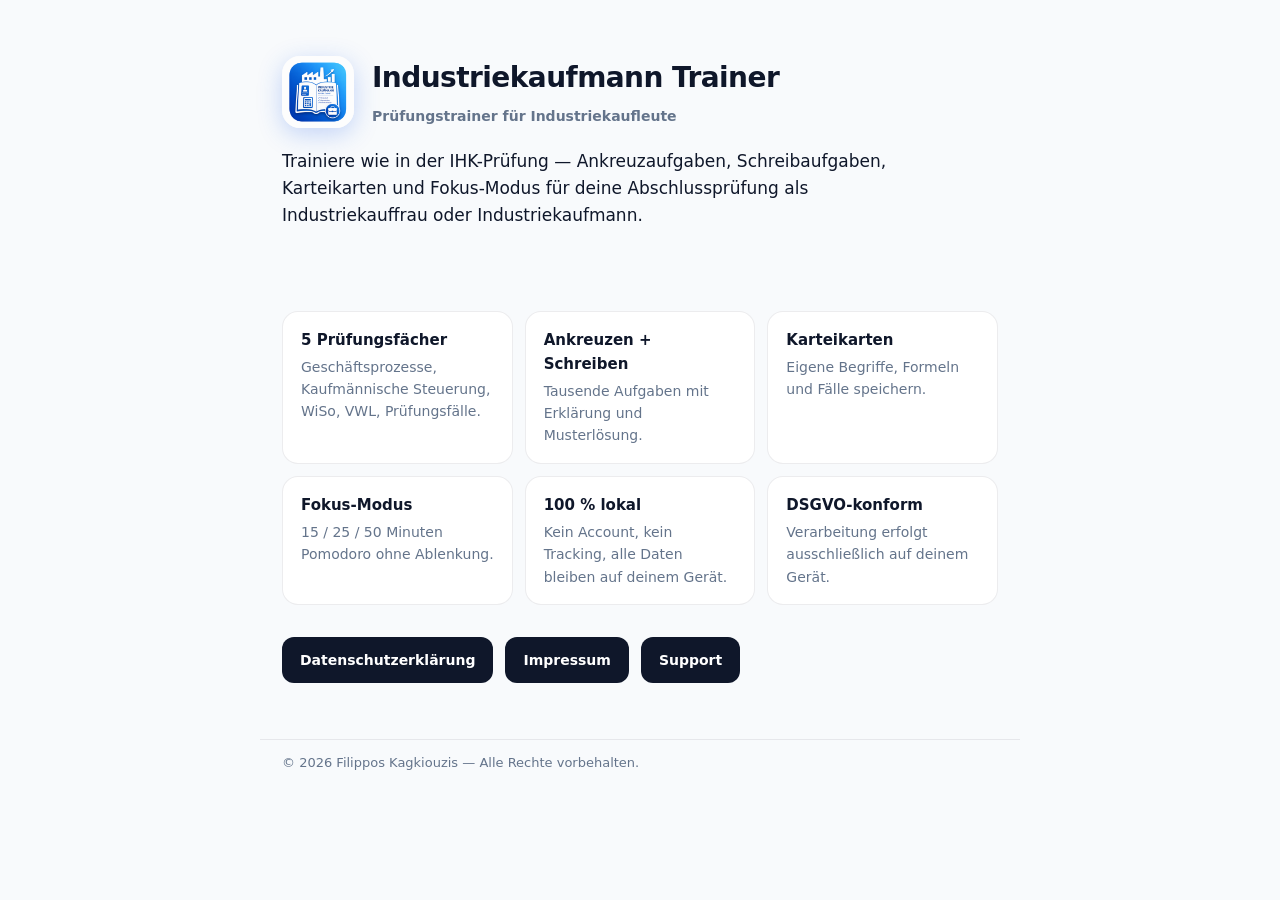
<file: index.html>
<!doctype html>
<html lang="de">
<head>
  <meta charset="utf-8">
  <meta name="viewport" content="width=device-width, initial-scale=1">
  <title>Industriekaufmann Trainer</title>
  <meta name="description" content="Industriekaufmann Trainer – Prüfungstrainer für Industriekaufleute. Lernen für die IHK-Abschlussprüfung mit Ankreuzaufgaben, Schreibaufgaben, Karteikarten und Fokus-Modus.">
  <link rel="stylesheet" href="style.css">
</head>
<body>
  <header class="hero">
    <div class="container">
      <div class="brand">
        <img src="icon.png" alt="" width="72" height="72">
        <div>
          <h1>Industriekaufmann Trainer</h1>
          <p class="kicker">Prüfungstrainer für Industriekaufleute</p>
        </div>
      </div>
      <p class="lead">Trainiere wie in der IHK-Prüfung — Ankreuzaufgaben, Schreibaufgaben, Karteikarten und Fokus-Modus für deine Abschlussprüfung als Industriekauffrau oder Industriekaufmann.</p>
    </div>
  </header>

  <main class="container">
    <section class="features">
      <div class="card"><strong>5 Prüfungsfächer</strong><span>Geschäftsprozesse, Kaufmännische Steuerung, WiSo, VWL, Prüfungsfälle.</span></div>
      <div class="card"><strong>Ankreuzen + Schreiben</strong><span>Tausende Aufgaben mit Erklärung und Musterlösung.</span></div>
      <div class="card"><strong>Karteikarten</strong><span>Eigene Begriffe, Formeln und Fälle speichern.</span></div>
      <div class="card"><strong>Fokus-Modus</strong><span>15 / 25 / 50 Minuten Pomodoro ohne Ablenkung.</span></div>
      <div class="card"><strong>100&nbsp;% lokal</strong><span>Kein Account, kein Tracking, alle Daten bleiben auf deinem Gerät.</span></div>
      <div class="card"><strong>DSGVO-konform</strong><span>Verarbeitung erfolgt ausschließlich auf deinem Gerät.</span></div>
    </section>

    <section class="links">
      <a href="datenschutz.html">Datenschutzerklärung</a>
      <a href="impressum.html">Impressum</a>
      <a href="support.html">Support</a>
    </section>
  </main>

  <footer class="container">
    <p>&copy; 2026 Filippos Kagkiouzis — Alle Rechte vorbehalten.</p>
  </footer>
</body>
</html>
</file>
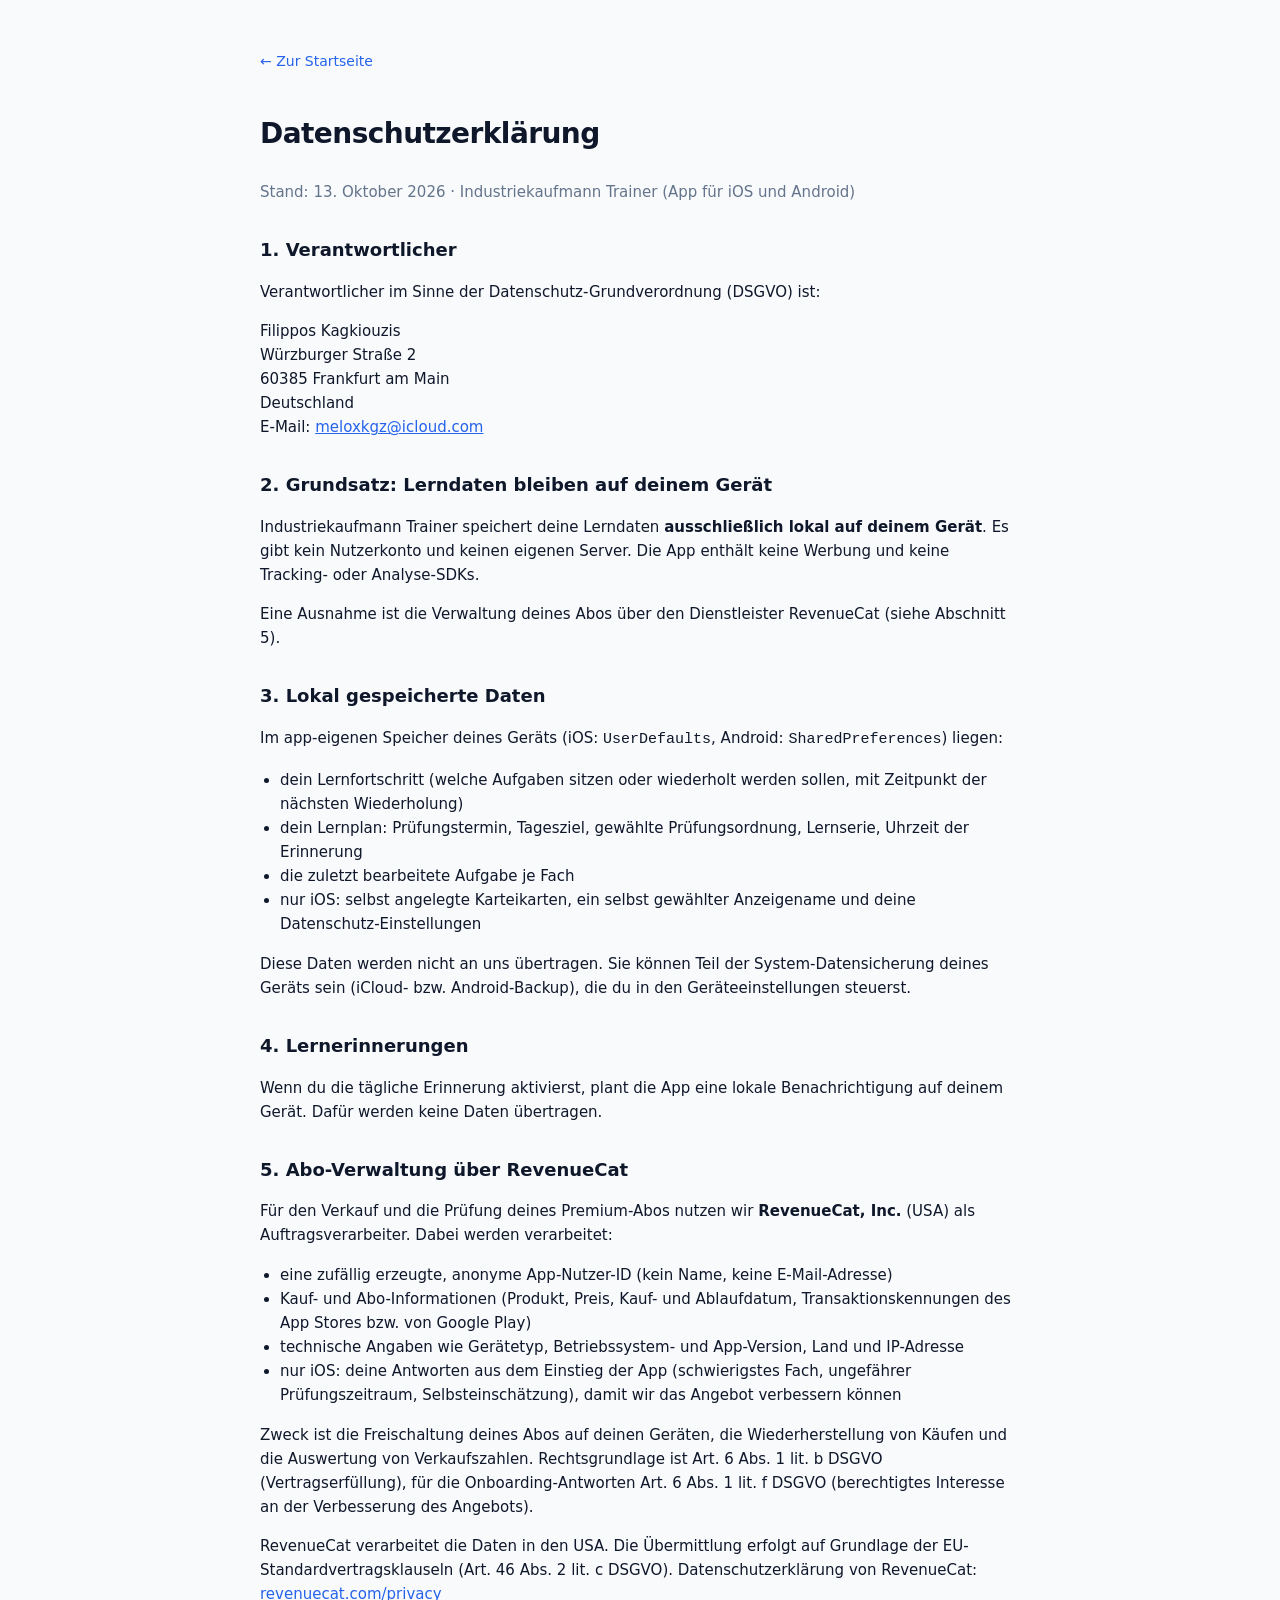
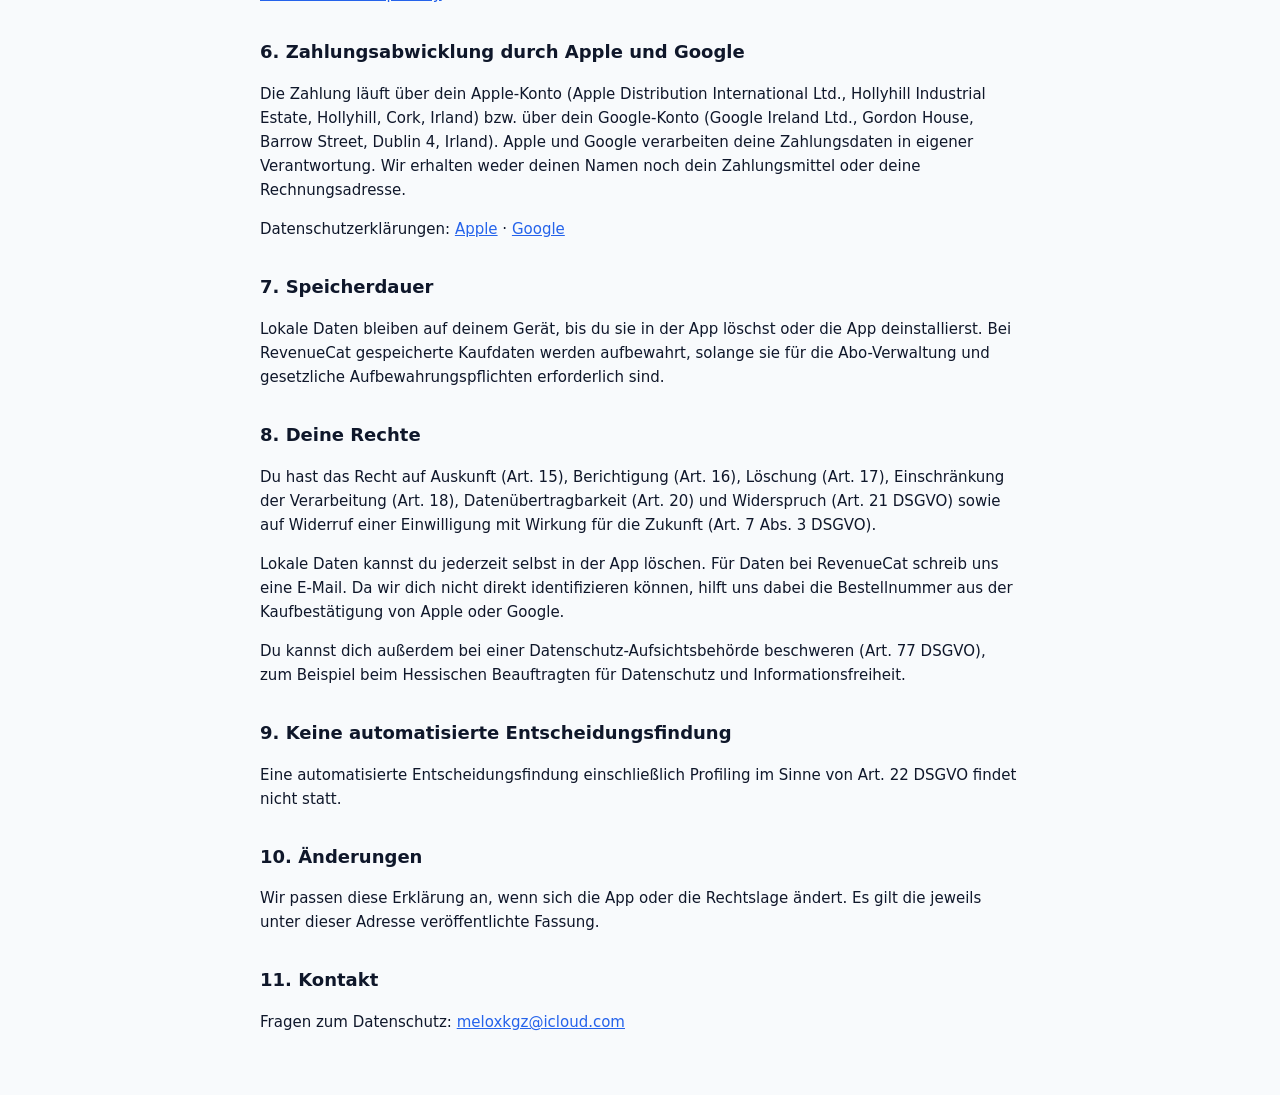
<file: datenschutz.html>
<!doctype html>
<html lang="de">
<head>
  <meta charset="utf-8">
  <meta name="viewport" content="width=device-width, initial-scale=1">
  <title>Datenschutzerklärung — Industriekaufmann Trainer</title>
  <link rel="stylesheet" href="style.css">
</head>
<body>
  <article class="legal container">
    <a class="back" href="index.html">&larr; Zur Startseite</a>
    <h1>Datenschutzerklärung</h1>
    <p class="meta">Stand: 13. Oktober 2026 · Industriekaufmann Trainer (App für iOS und Android)</p>

    <h2>1. Verantwortlicher</h2>
    <p>Verantwortlicher im Sinne der Datenschutz-Grundverordnung (DSGVO) ist:</p>
    <p>
      Filippos Kagkiouzis<br>
      Würzburger Straße 2<br>
      60385 Frankfurt am Main<br>
      Deutschland<br>
      E-Mail: <a href="mailto:meloxkgz@icloud.com">meloxkgz@icloud.com</a>
    </p>

    <h2>2. Grundsatz: Lerndaten bleiben auf deinem Gerät</h2>
    <p>Industriekaufmann Trainer speichert deine Lerndaten <strong>ausschließlich lokal auf deinem Gerät</strong>. Es gibt kein Nutzerkonto und keinen eigenen Server. Die App enthält keine Werbung und keine Tracking- oder Analyse-SDKs.</p>
    <p>Eine Ausnahme ist die Verwaltung deines Abos über den Dienstleister RevenueCat (siehe Abschnitt 5).</p>

    <h2>3. Lokal gespeicherte Daten</h2>
    <p>Im app-eigenen Speicher deines Geräts (iOS: <code>UserDefaults</code>, Android: <code>SharedPreferences</code>) liegen:</p>
    <ul>
      <li>dein Lernfortschritt (welche Aufgaben sitzen oder wiederholt werden sollen, mit Zeitpunkt der nächsten Wiederholung)</li>
      <li>dein Lernplan: Prüfungstermin, Tagesziel, gewählte Prüfungsordnung, Lernserie, Uhrzeit der Erinnerung</li>
      <li>die zuletzt bearbeitete Aufgabe je Fach</li>
      <li>nur iOS: selbst angelegte Karteikarten, ein selbst gewählter Anzeigename und deine Datenschutz-Einstellungen</li>
    </ul>
    <p>Diese Daten werden nicht an uns übertragen. Sie können Teil der System-Datensicherung deines Geräts sein (iCloud- bzw. Android-Backup), die du in den Geräteeinstellungen steuerst.</p>

    <h2>4. Lernerinnerungen</h2>
    <p>Wenn du die tägliche Erinnerung aktivierst, plant die App eine lokale Benachrichtigung auf deinem Gerät. Dafür werden keine Daten übertragen.</p>

    <h2>5. Abo-Verwaltung über RevenueCat</h2>
    <p>Für den Verkauf und die Prüfung deines Premium-Abos nutzen wir <strong>RevenueCat, Inc.</strong> (USA) als Auftragsverarbeiter. Dabei werden verarbeitet:</p>
    <ul>
      <li>eine zufällig erzeugte, anonyme App-Nutzer-ID (kein Name, keine E-Mail-Adresse)</li>
      <li>Kauf- und Abo-Informationen (Produkt, Preis, Kauf- und Ablaufdatum, Transaktionskennungen des App Stores bzw. von Google Play)</li>
      <li>technische Angaben wie Gerätetyp, Betriebssystem- und App-Version, Land und IP-Adresse</li>
      <li>nur iOS: deine Antworten aus dem Einstieg der App (schwierigstes Fach, ungefährer Prüfungszeitraum, Selbsteinschätzung), damit wir das Angebot verbessern können</li>
    </ul>
    <p>Zweck ist die Freischaltung deines Abos auf deinen Geräten, die Wiederherstellung von Käufen und die Auswertung von Verkaufszahlen. Rechtsgrundlage ist Art.&nbsp;6 Abs.&nbsp;1 lit.&nbsp;b DSGVO (Vertragserfüllung), für die Onboarding-Antworten Art.&nbsp;6 Abs.&nbsp;1 lit.&nbsp;f DSGVO (berechtigtes Interesse an der Verbesserung des Angebots).</p>
    <p>RevenueCat verarbeitet die Daten in den USA. Die Übermittlung erfolgt auf Grundlage der EU-Standardvertragsklauseln (Art.&nbsp;46 Abs.&nbsp;2 lit.&nbsp;c DSGVO). Datenschutzerklärung von RevenueCat: <a href="https://www.revenuecat.com/privacy" target="_blank" rel="noopener">revenuecat.com/privacy</a></p>

    <h2>6. Zahlungsabwicklung durch Apple und Google</h2>
    <p>Die Zahlung läuft über dein Apple-Konto (Apple Distribution International Ltd., Hollyhill Industrial Estate, Hollyhill, Cork, Irland) bzw. über dein Google-Konto (Google Ireland Ltd., Gordon House, Barrow Street, Dublin 4, Irland). Apple und Google verarbeiten deine Zahlungsdaten in eigener Verantwortung. Wir erhalten weder deinen Namen noch dein Zahlungsmittel oder deine Rechnungsadresse.</p>
    <p>Datenschutzerklärungen: <a href="https://www.apple.com/legal/privacy/de-ww/" target="_blank" rel="noopener">Apple</a> · <a href="https://policies.google.com/privacy?hl=de" target="_blank" rel="noopener">Google</a></p>

    <h2>7. Speicherdauer</h2>
    <p>Lokale Daten bleiben auf deinem Gerät, bis du sie in der App löschst oder die App deinstallierst. Bei RevenueCat gespeicherte Kaufdaten werden aufbewahrt, solange sie für die Abo-Verwaltung und gesetzliche Aufbewahrungspflichten erforderlich sind.</p>

    <h2>8. Deine Rechte</h2>
    <p>Du hast das Recht auf Auskunft (Art.&nbsp;15), Berichtigung (Art.&nbsp;16), Löschung (Art.&nbsp;17), Einschränkung der Verarbeitung (Art.&nbsp;18), Datenübertragbarkeit (Art.&nbsp;20) und Widerspruch (Art.&nbsp;21 DSGVO) sowie auf Widerruf einer Einwilligung mit Wirkung für die Zukunft (Art.&nbsp;7 Abs.&nbsp;3 DSGVO).</p>
    <p>Lokale Daten kannst du jederzeit selbst in der App löschen. Für Daten bei RevenueCat schreib uns eine E-Mail. Da wir dich nicht direkt identifizieren können, hilft uns dabei die Bestellnummer aus der Kaufbestätigung von Apple oder Google.</p>
    <p>Du kannst dich außerdem bei einer Datenschutz-Aufsichtsbehörde beschweren (Art.&nbsp;77 DSGVO), zum Beispiel beim Hessischen Beauftragten für Datenschutz und Informationsfreiheit.</p>

    <h2>9. Keine automatisierte Entscheidungsfindung</h2>
    <p>Eine automatisierte Entscheidungsfindung einschließlich Profiling im Sinne von Art.&nbsp;22 DSGVO findet nicht statt.</p>

    <h2>10. Änderungen</h2>
    <p>Wir passen diese Erklärung an, wenn sich die App oder die Rechtslage ändert. Es gilt die jeweils unter dieser Adresse veröffentlichte Fassung.</p>

    <h2>11. Kontakt</h2>
    <p>Fragen zum Datenschutz: <a href="mailto:meloxkgz@icloud.com">meloxkgz@icloud.com</a></p>
  </article>
</body>
</html>
</file>
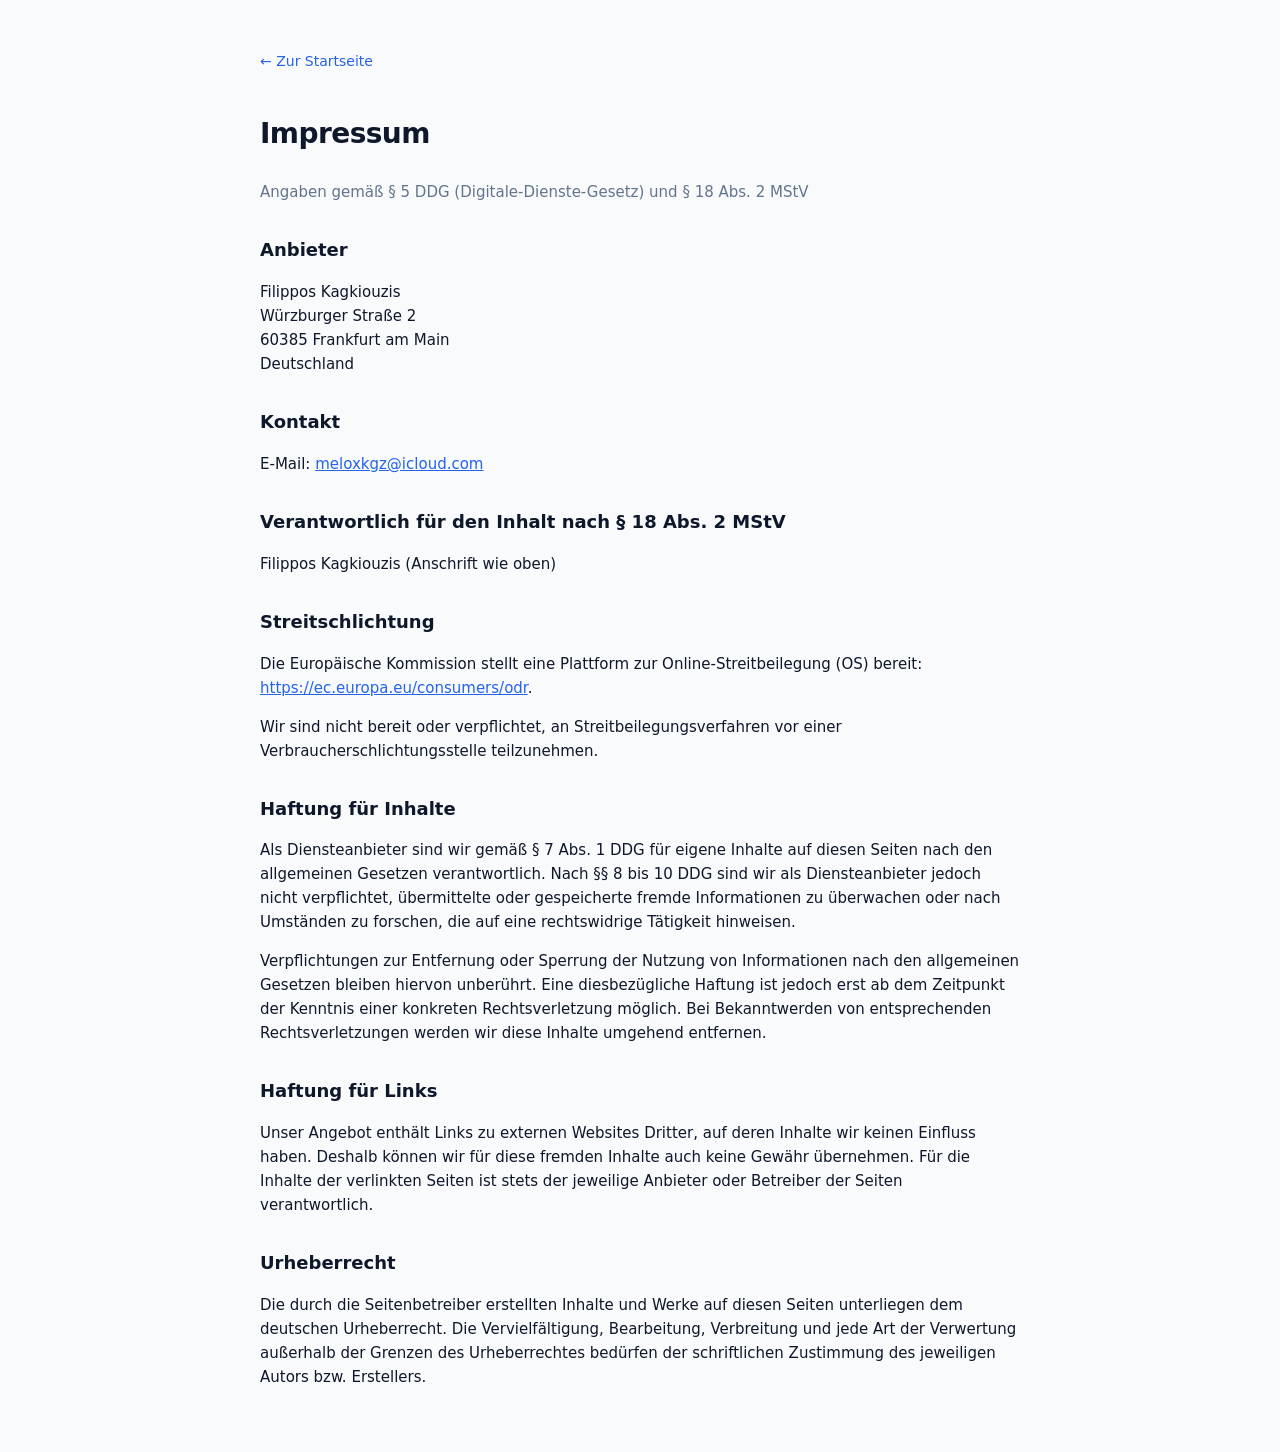
<file: impressum.html>
<!doctype html>
<html lang="de">
<head>
  <meta charset="utf-8">
  <meta name="viewport" content="width=device-width, initial-scale=1">
  <title>Impressum — Industriekaufmann Trainer</title>
  <link rel="stylesheet" href="style.css">
</head>
<body>
  <article class="legal container">
    <a class="back" href="index.html">&larr; Zur Startseite</a>
    <h1>Impressum</h1>
    <p class="meta">Angaben gemäß § 5 DDG (Digitale-Dienste-Gesetz) und § 18 Abs. 2 MStV</p>

    <h2>Anbieter</h2>
    <p>
      Filippos Kagkiouzis<br>
      Würzburger Straße 2<br>
      60385 Frankfurt am Main<br>
      Deutschland
    </p>

    <h2>Kontakt</h2>
    <p>
      E-Mail: <a href="mailto:meloxkgz@icloud.com">meloxkgz@icloud.com</a>
    </p>

    <h2>Verantwortlich für den Inhalt nach § 18 Abs. 2 MStV</h2>
    <p>Filippos Kagkiouzis (Anschrift wie oben)</p>

    <h2>Streitschlichtung</h2>
    <p>Die Europäische Kommission stellt eine Plattform zur Online-Streitbeilegung (OS) bereit: <a href="https://ec.europa.eu/consumers/odr" target="_blank" rel="noopener">https://ec.europa.eu/consumers/odr</a>.</p>
    <p>Wir sind nicht bereit oder verpflichtet, an Streitbeilegungsverfahren vor einer Verbraucherschlichtungsstelle teilzunehmen.</p>

    <h2>Haftung für Inhalte</h2>
    <p>Als Diensteanbieter sind wir gemäß § 7 Abs. 1 DDG für eigene Inhalte auf diesen Seiten nach den allgemeinen Gesetzen verantwortlich. Nach §§ 8 bis 10 DDG sind wir als Diensteanbieter jedoch nicht verpflichtet, übermittelte oder gespeicherte fremde Informationen zu überwachen oder nach Umständen zu forschen, die auf eine rechtswidrige Tätigkeit hinweisen.</p>
    <p>Verpflichtungen zur Entfernung oder Sperrung der Nutzung von Informationen nach den allgemeinen Gesetzen bleiben hiervon unberührt. Eine diesbezügliche Haftung ist jedoch erst ab dem Zeitpunkt der Kenntnis einer konkreten Rechtsverletzung möglich. Bei Bekanntwerden von entsprechenden Rechtsverletzungen werden wir diese Inhalte umgehend entfernen.</p>

    <h2>Haftung für Links</h2>
    <p>Unser Angebot enthält Links zu externen Websites Dritter, auf deren Inhalte wir keinen Einfluss haben. Deshalb können wir für diese fremden Inhalte auch keine Gewähr übernehmen. Für die Inhalte der verlinkten Seiten ist stets der jeweilige Anbieter oder Betreiber der Seiten verantwortlich.</p>

    <h2>Urheberrecht</h2>
    <p>Die durch die Seitenbetreiber erstellten Inhalte und Werke auf diesen Seiten unterliegen dem deutschen Urheberrecht. Die Vervielfältigung, Bearbeitung, Verbreitung und jede Art der Verwertung außerhalb der Grenzen des Urheberrechtes bedürfen der schriftlichen Zustimmung des jeweiligen Autors bzw. Erstellers.</p>
  </article>
</body>
</html>
</file>
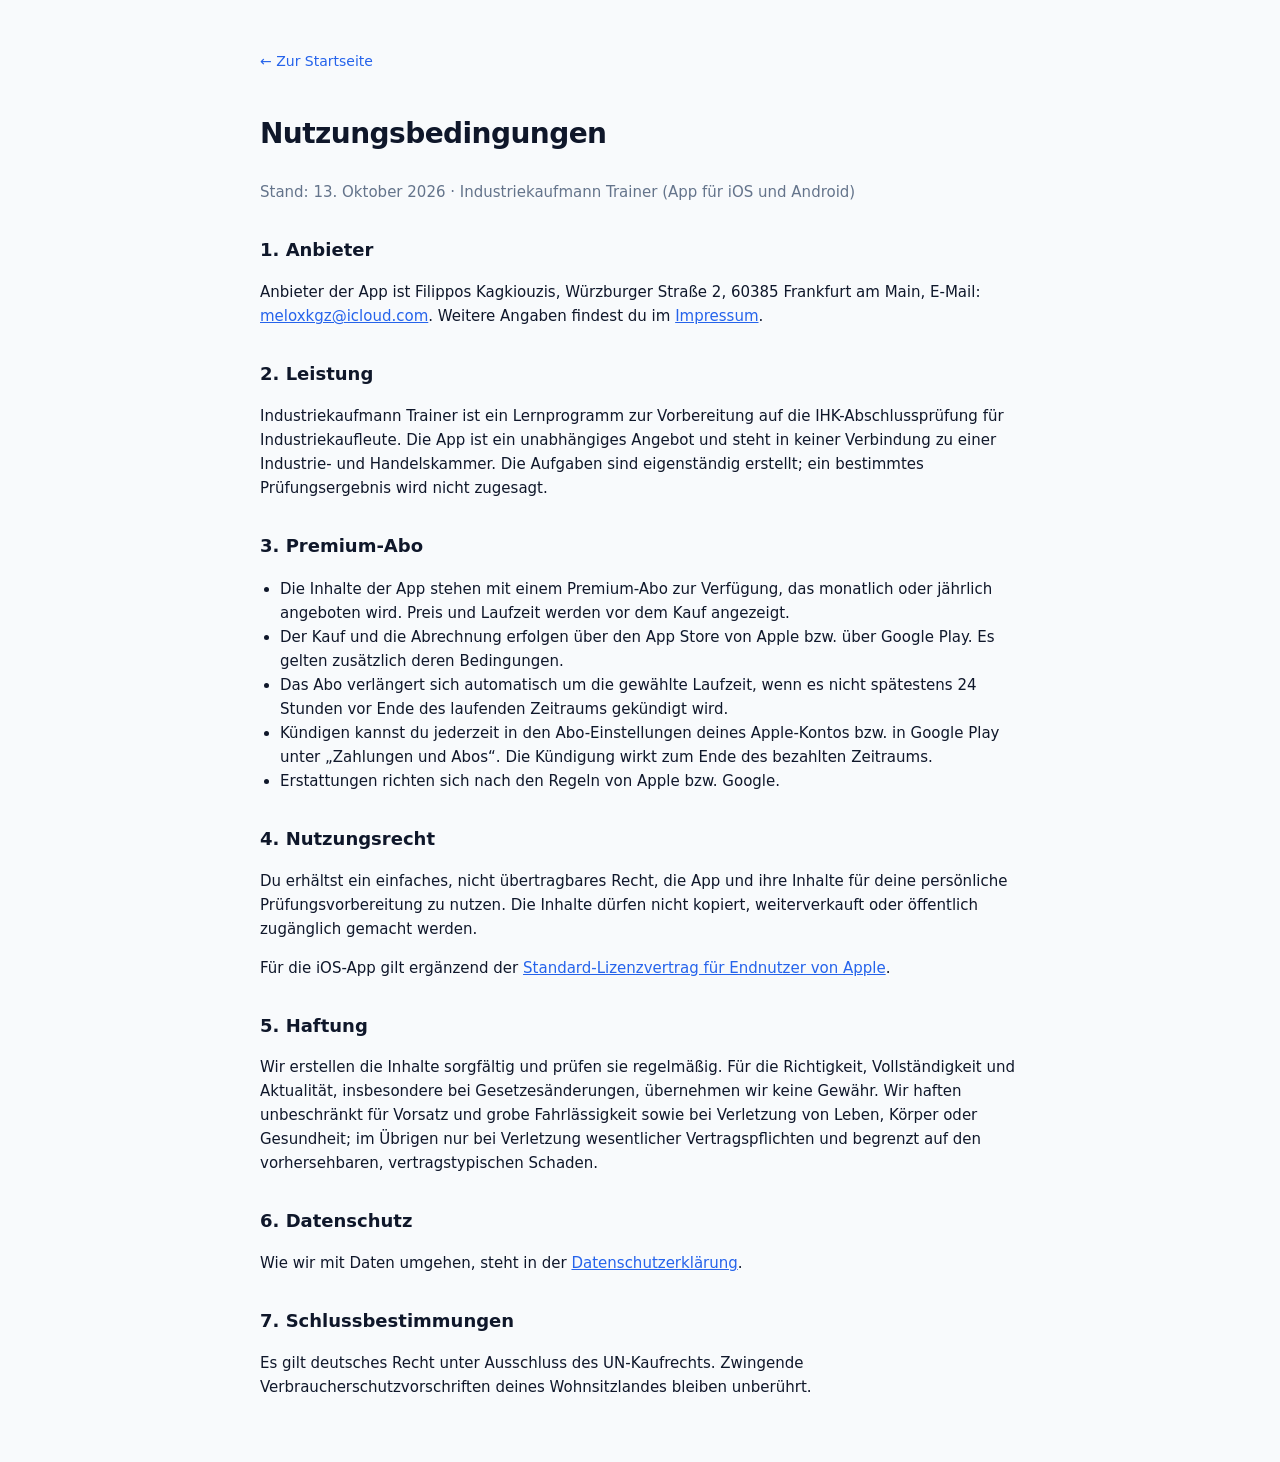
<file: nutzungsbedingungen.html>
<!doctype html>
<html lang="de">
<head>
  <meta charset="utf-8">
  <meta name="viewport" content="width=device-width, initial-scale=1">
  <title>Nutzungsbedingungen — Industriekaufmann Trainer</title>
  <link rel="stylesheet" href="style.css">
</head>
<body>
  <article class="legal container">
    <a class="back" href="index.html">&larr; Zur Startseite</a>
    <h1>Nutzungsbedingungen</h1>
    <p class="meta">Stand: 13. Oktober 2026 · Industriekaufmann Trainer (App für iOS und Android)</p>

    <h2>1. Anbieter</h2>
    <p>Anbieter der App ist Filippos Kagkiouzis, Würzburger Straße 2, 60385 Frankfurt am Main, E-Mail: <a href="mailto:meloxkgz@icloud.com">meloxkgz@icloud.com</a>. Weitere Angaben findest du im <a href="impressum.html">Impressum</a>.</p>

    <h2>2. Leistung</h2>
    <p>Industriekaufmann Trainer ist ein Lernprogramm zur Vorbereitung auf die IHK-Abschlussprüfung für Industriekaufleute. Die App ist ein unabhängiges Angebot und steht in keiner Verbindung zu einer Industrie- und Handelskammer. Die Aufgaben sind eigenständig erstellt; ein bestimmtes Prüfungsergebnis wird nicht zugesagt.</p>

    <h2>3. Premium-Abo</h2>
    <ul>
      <li>Die Inhalte der App stehen mit einem Premium-Abo zur Verfügung, das monatlich oder jährlich angeboten wird. Preis und Laufzeit werden vor dem Kauf angezeigt.</li>
      <li>Der Kauf und die Abrechnung erfolgen über den App Store von Apple bzw. über Google Play. Es gelten zusätzlich deren Bedingungen.</li>
      <li>Das Abo verlängert sich automatisch um die gewählte Laufzeit, wenn es nicht spätestens 24 Stunden vor Ende des laufenden Zeitraums gekündigt wird.</li>
      <li>Kündigen kannst du jederzeit in den Abo-Einstellungen deines Apple-Kontos bzw. in Google Play unter „Zahlungen und Abos“. Die Kündigung wirkt zum Ende des bezahlten Zeitraums.</li>
      <li>Erstattungen richten sich nach den Regeln von Apple bzw. Google.</li>
    </ul>

    <h2>4. Nutzungsrecht</h2>
    <p>Du erhältst ein einfaches, nicht übertragbares Recht, die App und ihre Inhalte für deine persönliche Prüfungsvorbereitung zu nutzen. Die Inhalte dürfen nicht kopiert, weiterverkauft oder öffentlich zugänglich gemacht werden.</p>
    <p>Für die iOS-App gilt ergänzend der <a href="https://www.apple.com/legal/internet-services/itunes/dev/stdeula/" target="_blank" rel="noopener">Standard-Lizenzvertrag für Endnutzer von Apple</a>.</p>

    <h2>5. Haftung</h2>
    <p>Wir erstellen die Inhalte sorgfältig und prüfen sie regelmäßig. Für die Richtigkeit, Vollständigkeit und Aktualität, insbesondere bei Gesetzesänderungen, übernehmen wir keine Gewähr. Wir haften unbeschränkt für Vorsatz und grobe Fahrlässigkeit sowie bei Verletzung von Leben, Körper oder Gesundheit; im Übrigen nur bei Verletzung wesentlicher Vertragspflichten und begrenzt auf den vorhersehbaren, vertragstypischen Schaden.</p>

    <h2>6. Datenschutz</h2>
    <p>Wie wir mit Daten umgehen, steht in der <a href="datenschutz.html">Datenschutzerklärung</a>.</p>

    <h2>7. Schlussbestimmungen</h2>
    <p>Es gilt deutsches Recht unter Ausschluss des UN-Kaufrechts. Zwingende Verbraucherschutzvorschriften deines Wohnsitzlandes bleiben unberührt.</p>
  </article>
</body>
</html>
</file>
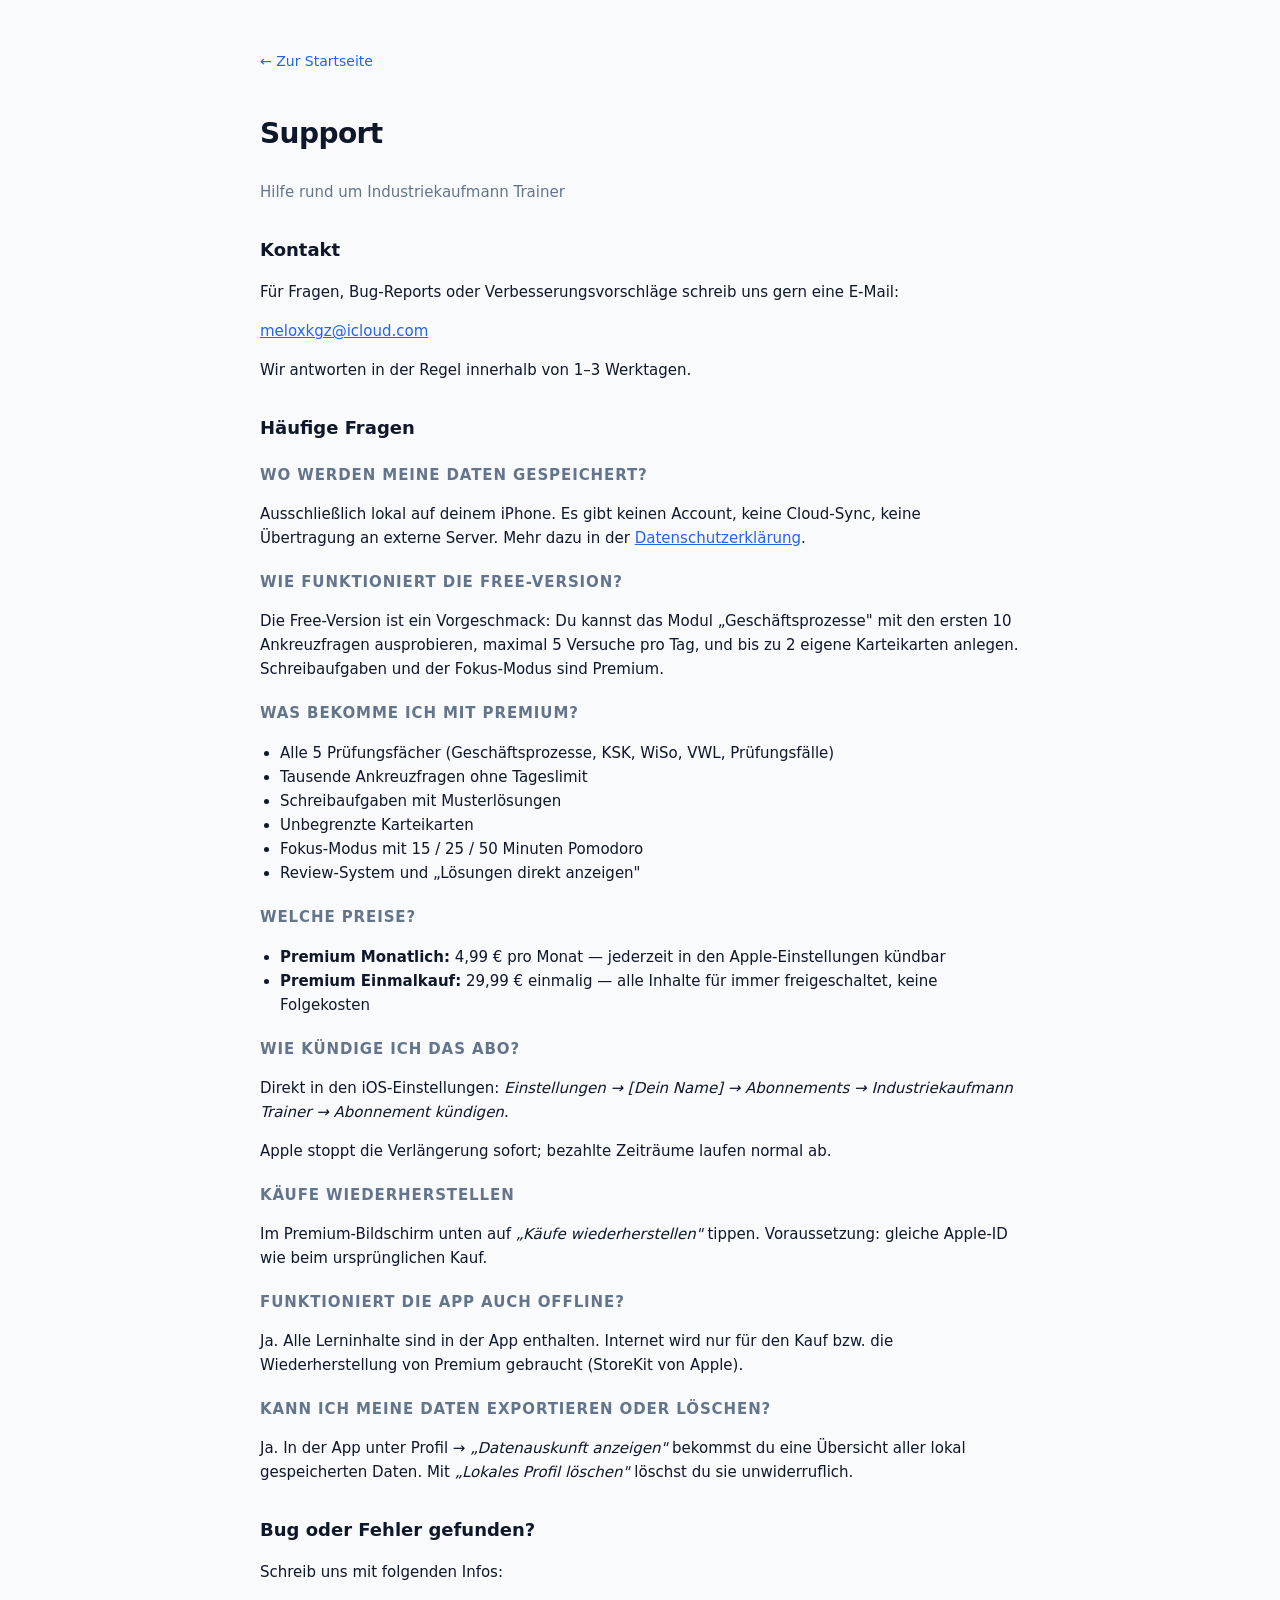
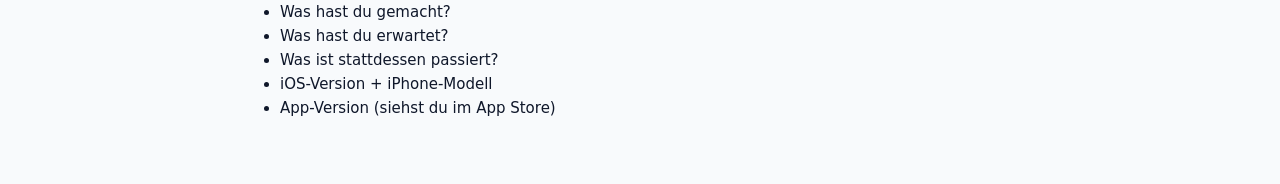
<file: support.html>
<!doctype html>
<html lang="de">
<head>
  <meta charset="utf-8">
  <meta name="viewport" content="width=device-width, initial-scale=1">
  <title>Support — Industriekaufmann Trainer</title>
  <link rel="stylesheet" href="style.css">
</head>
<body>
  <article class="legal container">
    <a class="back" href="index.html">&larr; Zur Startseite</a>
    <h1>Support</h1>
    <p class="meta">Hilfe rund um Industriekaufmann Trainer</p>

    <h2>Kontakt</h2>
    <p>Für Fragen, Bug-Reports oder Verbesserungsvorschläge schreib uns gern eine E-Mail:</p>
    <p><a href="mailto:meloxkgz@icloud.com?subject=Industriekaufmann%20Trainer%20Support">meloxkgz@icloud.com</a></p>
    <p>Wir antworten in der Regel innerhalb von 1–3 Werktagen.</p>

    <h2>Häufige Fragen</h2>

    <h3>Wo werden meine Daten gespeichert?</h3>
    <p>Ausschließlich lokal auf deinem iPhone. Es gibt keinen Account, keine Cloud-Sync, keine Übertragung an externe Server. Mehr dazu in der <a href="datenschutz.html">Datenschutzerklärung</a>.</p>

    <h3>Wie funktioniert die Free-Version?</h3>
    <p>Die Free-Version ist ein Vorgeschmack: Du kannst das Modul „Geschäftsprozesse" mit den ersten 10 Ankreuzfragen ausprobieren, maximal 5 Versuche pro Tag, und bis zu 2 eigene Karteikarten anlegen. Schreibaufgaben und der Fokus-Modus sind Premium.</p>

    <h3>Was bekomme ich mit Premium?</h3>
    <ul>
      <li>Alle 5 Prüfungsfächer (Geschäftsprozesse, KSK, WiSo, VWL, Prüfungsfälle)</li>
      <li>Tausende Ankreuzfragen ohne Tageslimit</li>
      <li>Schreibaufgaben mit Musterlösungen</li>
      <li>Unbegrenzte Karteikarten</li>
      <li>Fokus-Modus mit 15 / 25 / 50 Minuten Pomodoro</li>
      <li>Review-System und „Lösungen direkt anzeigen"</li>
    </ul>

    <h3>Welche Preise?</h3>
    <ul>
      <li><strong>Premium Monatlich:</strong> 4,99&nbsp;€ pro Monat — jederzeit in den Apple-Einstellungen kündbar</li>
      <li><strong>Premium Einmalkauf:</strong> 29,99&nbsp;€ einmalig — alle Inhalte für immer freigeschaltet, keine Folgekosten</li>
    </ul>

    <h3>Wie kündige ich das Abo?</h3>
    <p>Direkt in den iOS-Einstellungen: <em>Einstellungen → [Dein Name] → Abonnements → Industriekaufmann Trainer → Abonnement kündigen</em>.</p>
    <p>Apple stoppt die Verlängerung sofort; bezahlte Zeiträume laufen normal ab.</p>

    <h3>Käufe wiederherstellen</h3>
    <p>Im Premium-Bildschirm unten auf <em>„Käufe wiederherstellen"</em> tippen. Voraussetzung: gleiche Apple-ID wie beim ursprünglichen Kauf.</p>

    <h3>Funktioniert die App auch offline?</h3>
    <p>Ja. Alle Lerninhalte sind in der App enthalten. Internet wird nur für den Kauf bzw. die Wiederherstellung von Premium gebraucht (StoreKit von Apple).</p>

    <h3>Kann ich meine Daten exportieren oder löschen?</h3>
    <p>Ja. In der App unter Profil → <em>„Datenauskunft anzeigen"</em> bekommst du eine Übersicht aller lokal gespeicherten Daten. Mit <em>„Lokales Profil löschen"</em> löschst du sie unwiderruflich.</p>

    <h2>Bug oder Fehler gefunden?</h2>
    <p>Schreib uns mit folgenden Infos:</p>
    <ul>
      <li>Was hast du gemacht?</li>
      <li>Was hast du erwartet?</li>
      <li>Was ist stattdessen passiert?</li>
      <li>iOS-Version + iPhone-Modell</li>
      <li>App-Version (siehst du im App Store)</li>
    </ul>
  </article>
</body>
</html>
</file>
<file: style.css>
:root {
  --ink: #0f172a;
  --muted: #64748b;
  --bg: #f8fafc;
  --card: #ffffff;
  --accent: #2563eb;
  --border: rgba(15, 23, 42, 0.08);
}

* { box-sizing: border-box; }
html, body { margin: 0; padding: 0; }
body {
  font-family: -apple-system, BlinkMacSystemFont, "SF Pro Text", "Segoe UI", Roboto, system-ui, sans-serif;
  background: var(--bg);
  color: var(--ink);
  line-height: 1.6;
  -webkit-font-smoothing: antialiased;
}
.container { max-width: 760px; margin: 0 auto; padding: 0 22px; }
.hero { padding: 56px 0 32px; }
.brand { display: flex; align-items: center; gap: 18px; margin-bottom: 20px; }
.brand img { border-radius: 18px; box-shadow: 0 6px 24px rgba(37, 99, 235, .25); }
.brand h1 { margin: 0; font-size: 28px; letter-spacing: -0.02em; }
.kicker { margin: 4px 0 0; color: var(--muted); font-size: 14px; font-weight: 600; }
.lead { font-size: 17px; color: var(--ink); max-width: 640px; }
.features { display: grid; grid-template-columns: repeat(auto-fit, minmax(220px, 1fr)); gap: 12px; margin: 32px 0; }
.card { background: var(--card); border: 1px solid var(--border); padding: 16px 18px; border-radius: 16px; display: flex; flex-direction: column; gap: 4px; }
.card strong { font-size: 15px; }
.card span { font-size: 14px; color: var(--muted); }
.links { display: flex; gap: 12px; flex-wrap: wrap; margin: 24px 0 56px; }
.links a {
  background: var(--ink); color: #fff; text-decoration: none;
  padding: 12px 18px; border-radius: 12px; font-weight: 600; font-size: 14px;
}
.links a:hover { background: var(--accent); }
footer { color: var(--muted); font-size: 13px; padding: 24px 0 56px; border-top: 1px solid var(--border); margin-top: 32px; }

article.legal { padding: 48px 0; }
article.legal h1 { font-size: 28px; letter-spacing: -0.02em; margin-bottom: 24px; }
article.legal h2 { font-size: 18px; margin-top: 32px; margin-bottom: 8px; }
article.legal h3 { font-size: 15px; margin-top: 20px; margin-bottom: 4px; color: var(--muted); text-transform: uppercase; letter-spacing: 0.06em; }
article.legal p, article.legal li { font-size: 15px; }
article.legal a { color: var(--accent); }
article.legal ul { padding-left: 20px; }
.back { display: inline-block; margin-bottom: 16px; color: var(--muted); text-decoration: none; font-size: 14px; }
.back:hover { color: var(--accent); }
.meta { color: var(--muted); font-size: 13px; }
</file>
